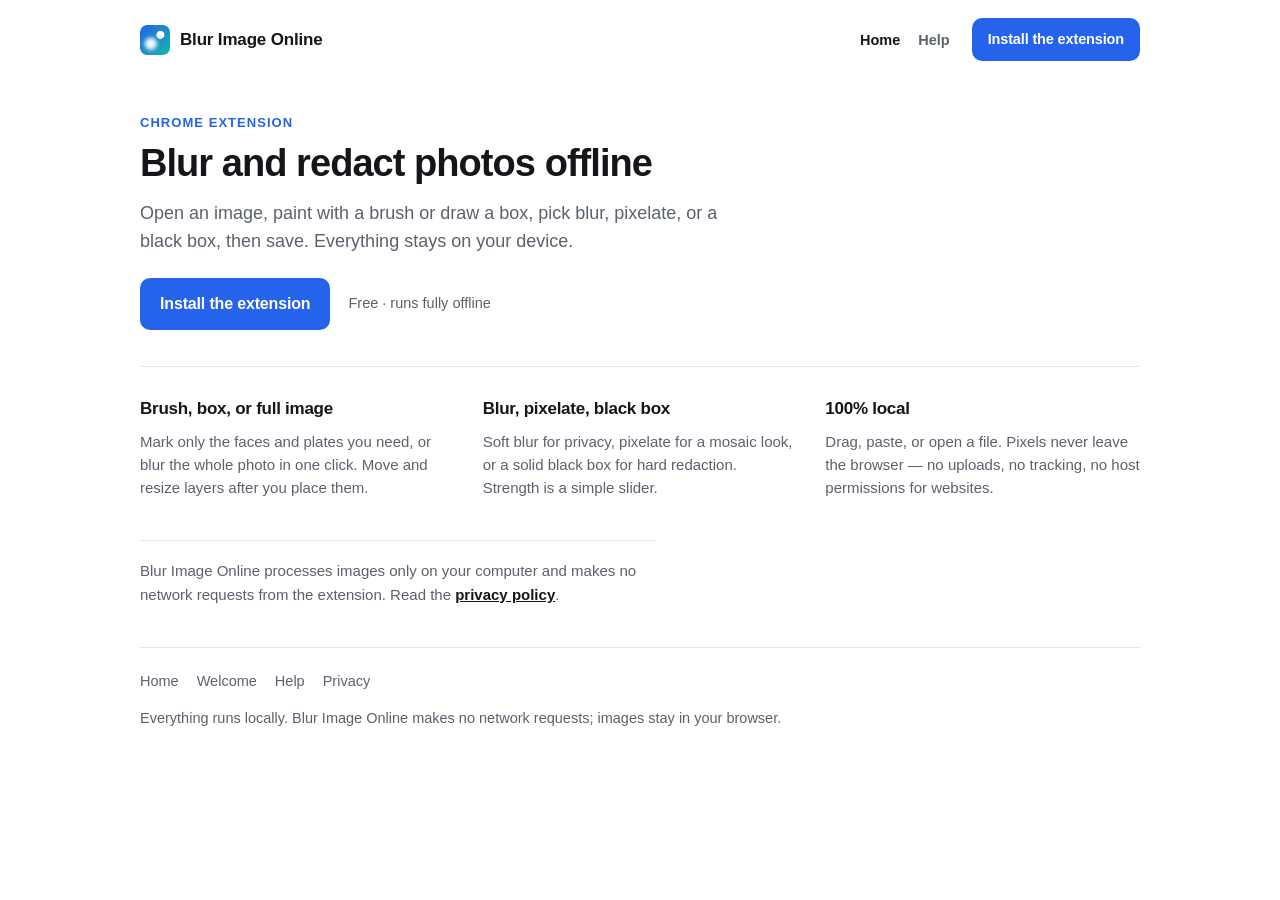
<file: index.html>
<!doctype html>
<html lang="en">
  <head>
    <meta charset="utf-8" />
    <meta name="viewport" content="width=device-width, initial-scale=1" />
    <title>Blur Image Online — blur &amp; redact photos in Chrome</title>
    <meta
      name="description"
      content="Blur, pixelate, and redact images locally in Chrome. Drag, paste, or open a file — nothing is uploaded."
    />
    <link rel="icon" href="assets/img/icon-32.png" sizes="32x32" />
    <link rel="apple-touch-icon" href="assets/img/icon-128.png" />
    <link rel="stylesheet" href="assets/welcome.css" />
  </head>
  <body>
    <header class="masthead wrap">
      <a class="brand" href="./">
        <img src="assets/img/icon-48.png" alt="" width="48" height="48" />
        Blur Image Online
      </a>
      <ul class="nav">
        <li><a href="./" aria-current="page">Home</a></li>
        <li><a href="help/">Help</a></li>
        <li>
          <a class="btn" href="#install">Install the extension</a>
        </li>
      </ul>
    </header>

    <main class="wrap">
      <section class="home-hero">
        <p class="eyebrow">Chrome extension</p>
        <h1>Blur and redact photos offline</h1>
        <p class="lede">
          Open an image, paint with a brush or draw a box, pick blur, pixelate,
          or a black box, then save. Everything stays on your device.
        </p>
        <div class="cta-row">
          <a class="btn btn-lg" href="#install">Install the extension</a>
          <span class="cta-note">Free · runs fully offline</span>
        </div>
      </section>

      <section class="features" aria-label="What you get">
        <article class="feature">
          <h2>Brush, box, or full image</h2>
          <p>
            Mark only the faces and plates you need, or blur the whole photo in
            one click. Move and resize layers after you place them.
          </p>
        </article>
        <article class="feature">
          <h2>Blur, pixelate, black box</h2>
          <p>
            Soft blur for privacy, pixelate for a mosaic look, or a solid black
            box for hard redaction. Strength is a simple slider.
          </p>
        </article>
        <article class="feature">
          <h2>100% local</h2>
          <p>
            Drag, paste, or open a file. Pixels never leave the browser — no
            uploads, no tracking, no host permissions for websites.
          </p>
        </article>
      </section>

      <p class="home-privacy">
        Blur Image Online processes images only on your computer and makes no
        network requests from the extension. Read the
        <a href="privacy/">privacy policy</a>.
      </p>
    </main>

    <footer class="foot wrap">
      <ul class="foot-links">
        <li><a href="./">Home</a></li>
        <li><a href="welcome/">Welcome</a></li>
        <li><a href="help/">Help</a></li>
        <li><a href="privacy/">Privacy</a></li>
      </ul>
      <p>
        Everything runs locally. Blur Image Online makes no network requests;
        images stay in your browser.
      </p>
    </footer>
  </body>
</html>
</file>
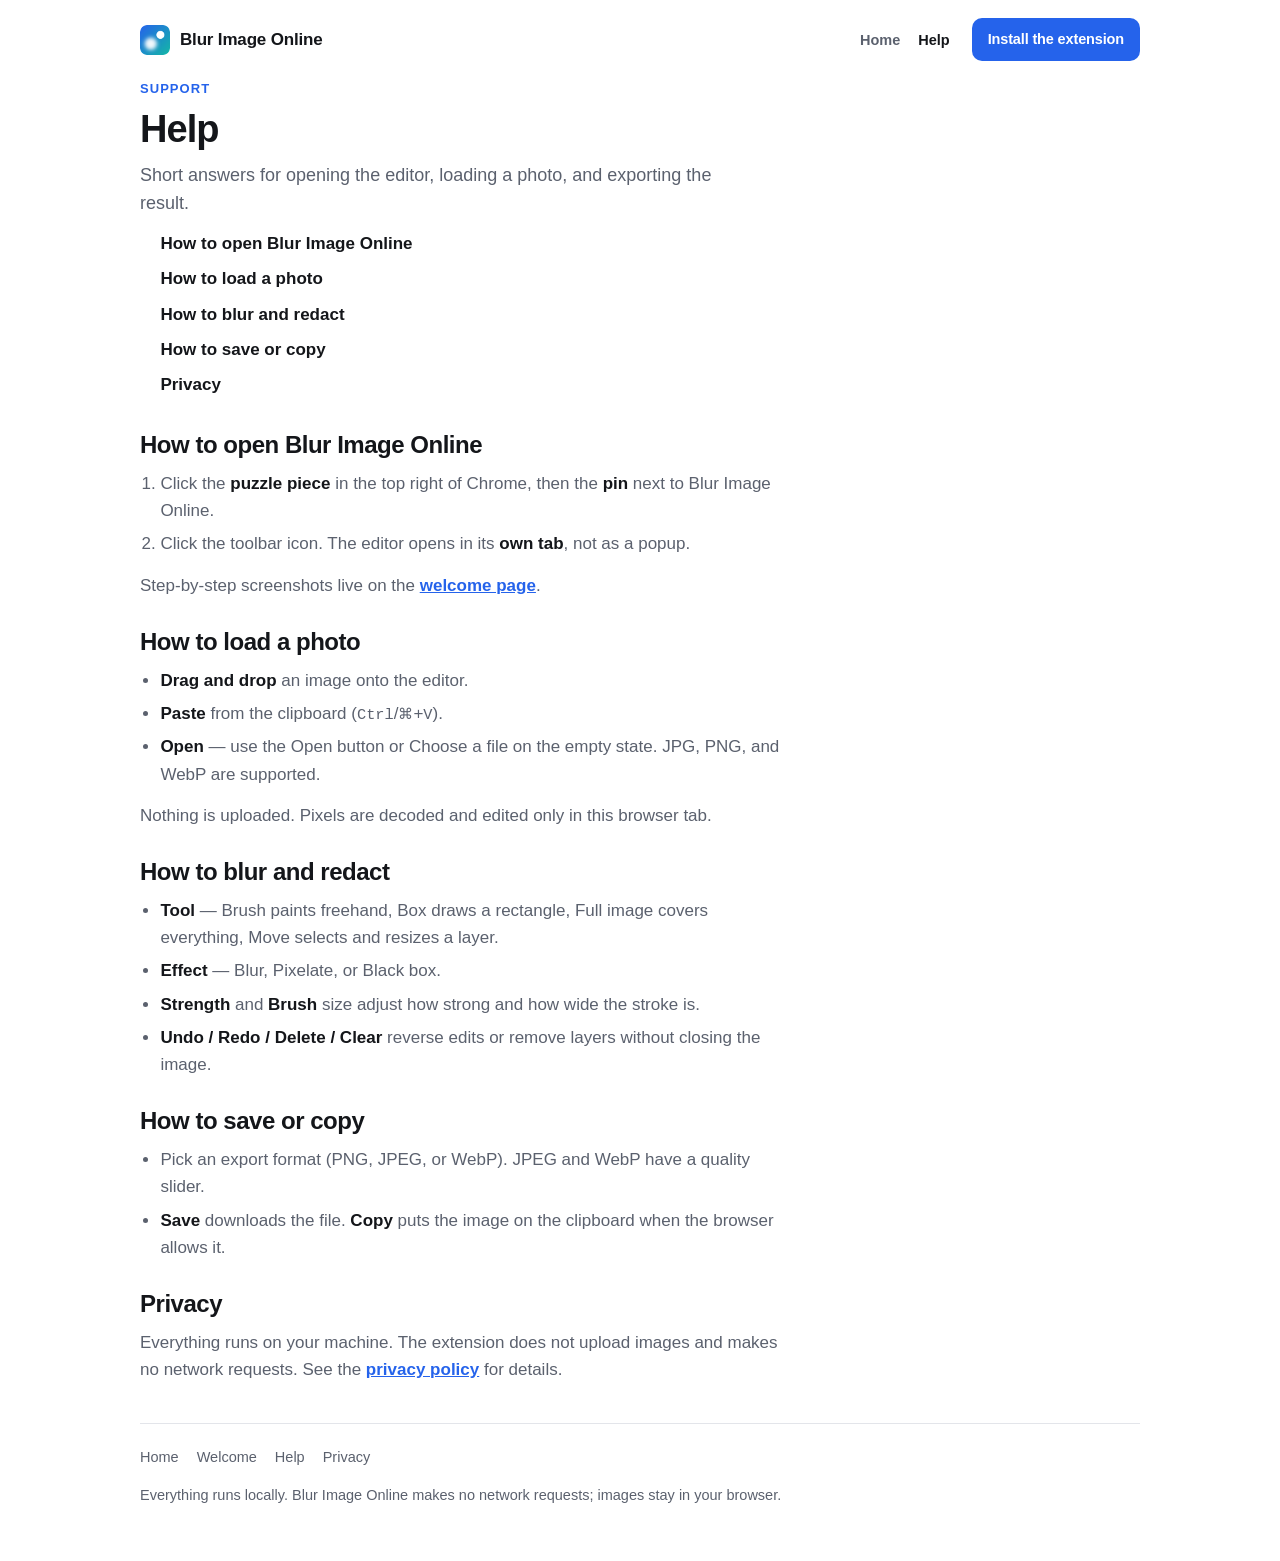
<file: help/index.html>
<!doctype html>
<html lang="en">
  <head>
    <meta charset="utf-8" />
    <meta name="viewport" content="width=device-width, initial-scale=1" />
    <title>Help — Blur Image Online</title>
    <meta
      name="description"
      content="How to open Blur Image Online, load a photo, apply blur or redaction, and save the result."
    />
    <link rel="icon" href="../assets/img/icon-32.png" sizes="32x32" />
    <link rel="apple-touch-icon" href="../assets/img/icon-128.png" />
    <link rel="stylesheet" href="../assets/welcome.css" />
  </head>
  <body>
    <header class="masthead wrap">
      <a class="brand" href="../">
        <img src="../assets/img/icon-48.png" alt="" width="48" height="48" />
        Blur Image Online
      </a>
      <ul class="nav">
        <li><a href="../">Home</a></li>
        <li><a href="./" aria-current="page">Help</a></li>
        <li>
          <a class="btn" href="#install">Install the extension</a>
        </li>
      </ul>
    </header>

    <main class="wrap">
      <div class="hero">
        <p class="eyebrow">Support</p>
        <h1>Help</h1>
        <p class="lede">
          Short answers for opening the editor, loading a photo, and exporting
          the result.
        </p>
      </div>

      <div class="prose">
        <ul class="toc">
          <li><a href="#open">How to open Blur Image Online</a></li>
          <li><a href="#load">How to load a photo</a></li>
          <li><a href="#edit">How to blur and redact</a></li>
          <li><a href="#save">How to save or copy</a></li>
          <li><a href="#privacy">Privacy</a></li>
        </ul>

        <h2 id="open">How to open Blur Image Online</h2>
        <ol>
          <li>
            Click the <strong>puzzle piece</strong> in the top right of Chrome,
            then the <strong>pin</strong> next to Blur Image Online.
          </li>
          <li>
            Click the toolbar icon. The editor opens in its
            <strong>own tab</strong>, not as a popup.
          </li>
        </ol>
        <p>
          Step-by-step screenshots live on the
          <a href="../welcome/">welcome page</a>.
        </p>

        <h2 id="load">How to load a photo</h2>
        <ul>
          <li>
            <strong>Drag and drop</strong> an image onto the editor.
          </li>
          <li>
            <strong>Paste</strong> from the clipboard
            (<code>Ctrl</code>/<code>⌘</code>+<code>V</code>).
          </li>
          <li>
            <strong>Open</strong> — use the Open button or Choose a file on the
            empty state. JPG, PNG, and WebP are supported.
          </li>
        </ul>
        <p>
          Nothing is uploaded. Pixels are decoded and edited only in this
          browser tab.
        </p>

        <h2 id="edit">How to blur and redact</h2>
        <ul>
          <li>
            <strong>Tool</strong> — Brush paints freehand, Box draws a
            rectangle, Full image covers everything, Move selects and resizes a
            layer.
          </li>
          <li>
            <strong>Effect</strong> — Blur, Pixelate, or Black box.
          </li>
          <li>
            <strong>Strength</strong> and <strong>Brush</strong> size adjust how
            strong and how wide the stroke is.
          </li>
          <li>
            <strong>Undo / Redo / Delete / Clear</strong> reverse edits or
            remove layers without closing the image.
          </li>
        </ul>

        <h2 id="save">How to save or copy</h2>
        <ul>
          <li>
            Pick an export format (PNG, JPEG, or WebP). JPEG and WebP have a
            quality slider.
          </li>
          <li>
            <strong>Save</strong> downloads the file.
            <strong>Copy</strong> puts the image on the clipboard when the
            browser allows it.
          </li>
        </ul>

        <h2 id="privacy">Privacy</h2>
        <p>
          Everything runs on your machine. The extension does not upload images
          and makes no network requests. See the
          <a href="../privacy/">privacy policy</a> for details.
        </p>
      </div>
    </main>

    <footer class="foot wrap">
      <ul class="foot-links">
        <li><a href="../">Home</a></li>
        <li><a href="../welcome/">Welcome</a></li>
        <li><a href="./">Help</a></li>
        <li><a href="../privacy/">Privacy</a></li>
      </ul>
      <p>
        Everything runs locally. Blur Image Online makes no network requests;
        images stay in your browser.
      </p>
    </footer>
  </body>
</html>
</file>
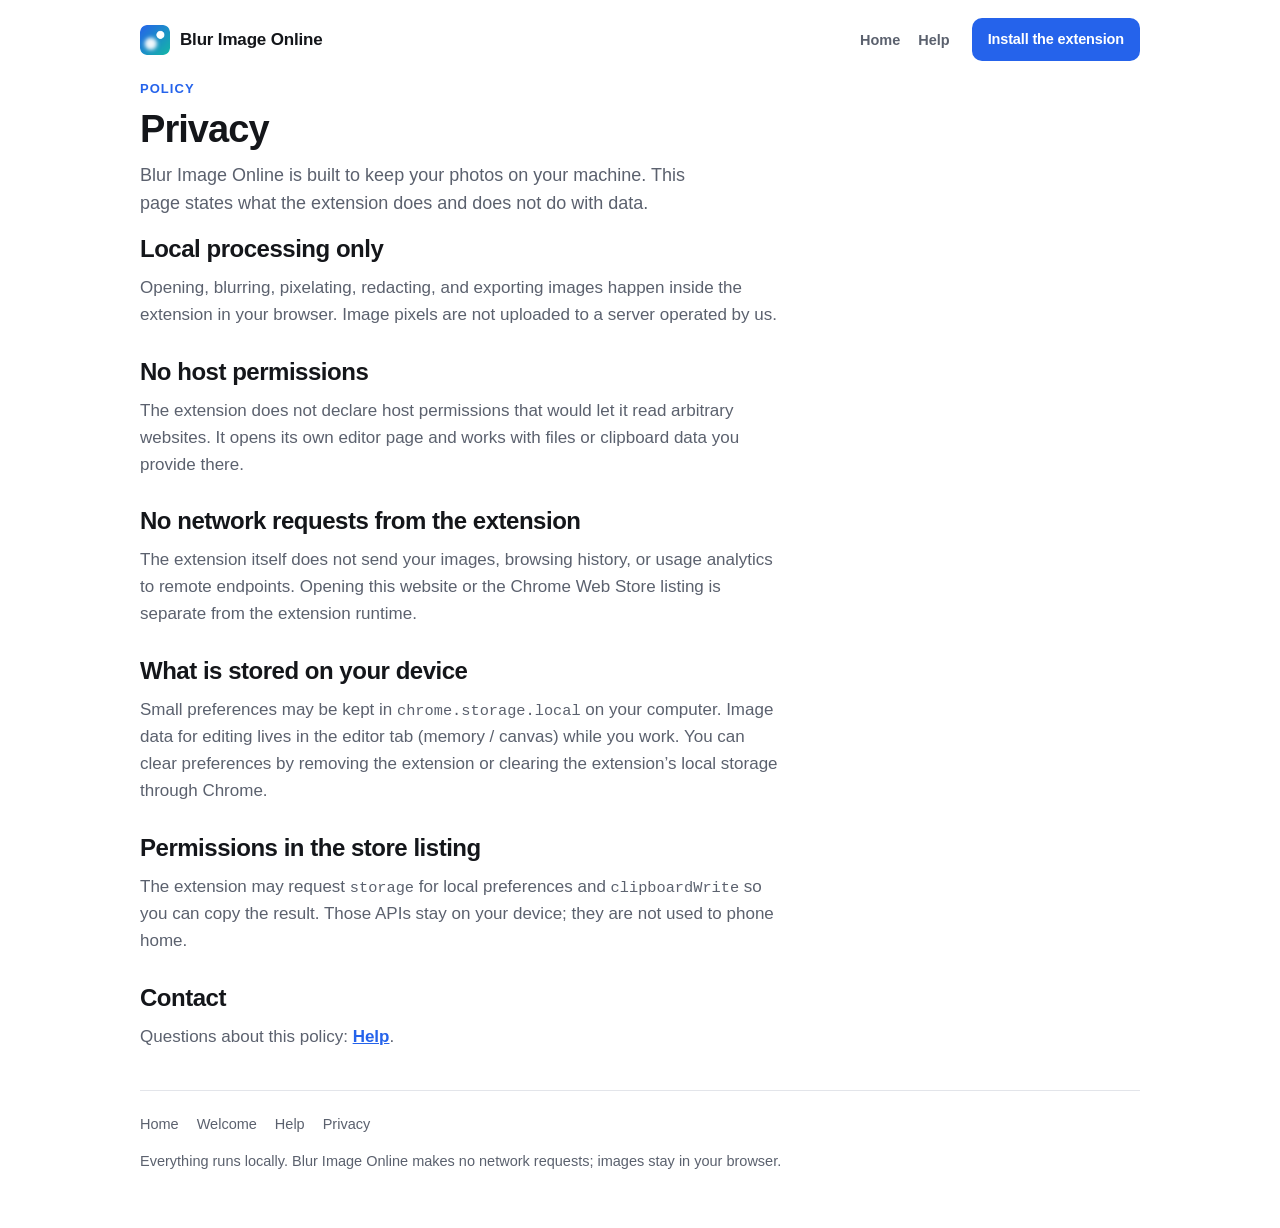
<file: privacy/index.html>
<!doctype html>
<html lang="en">
  <head>
    <meta charset="utf-8" />
    <meta name="viewport" content="width=device-width, initial-scale=1" />
    <title>Privacy — Blur Image Online</title>
    <meta
      name="description"
      content="Blur Image Online privacy policy: local image processing, no uploads, no network requests from the extension."
    />
    <link rel="icon" href="../assets/img/icon-32.png" sizes="32x32" />
    <link rel="apple-touch-icon" href="../assets/img/icon-128.png" />
    <link rel="stylesheet" href="../assets/welcome.css" />
  </head>
  <body>
    <header class="masthead wrap">
      <a class="brand" href="../">
        <img src="../assets/img/icon-48.png" alt="" width="48" height="48" />
        Blur Image Online
      </a>
      <ul class="nav">
        <li><a href="../">Home</a></li>
        <li><a href="../help/">Help</a></li>
        <li>
          <a class="btn" href="#install">Install the extension</a>
        </li>
      </ul>
    </header>

    <main class="wrap">
      <div class="hero">
        <p class="eyebrow">Policy</p>
        <h1>Privacy</h1>
        <p class="lede">
          Blur Image Online is built to keep your photos on your machine. This
          page states what the extension does and does not do with data.
        </p>
      </div>

      <div class="prose">
        <h2>Local processing only</h2>
        <p>
          Opening, blurring, pixelating, redacting, and exporting images happen
          inside the extension in your browser. Image pixels are not uploaded to
          a server operated by us.
        </p>

        <h2>No host permissions</h2>
        <p>
          The extension does not declare host permissions that would let it read
          arbitrary websites. It opens its own editor page and works with files
          or clipboard data you provide there.
        </p>

        <h2>No network requests from the extension</h2>
        <p>
          The extension itself does not send your images, browsing history, or
          usage analytics to remote endpoints. Opening this website or the
          Chrome Web Store listing is separate from the extension runtime.
        </p>

        <h2>What is stored on your device</h2>
        <p>
          Small preferences may be kept in
          <code>chrome.storage.local</code> on your computer. Image data for
          editing lives in the editor tab (memory / canvas) while you work. You
          can clear preferences by removing the extension or clearing the
          extension’s local storage through Chrome.
        </p>

        <h2>Permissions in the store listing</h2>
        <p>
          The extension may request <code>storage</code> for local preferences
          and <code>clipboardWrite</code> so you can copy the result. Those APIs
          stay on your device; they are not used to phone home.
        </p>

        <h2>Contact</h2>
        <p>
          Questions about this policy:
          <a href="../help/">Help</a>.
        </p>
      </div>
    </main>

    <footer class="foot wrap">
      <ul class="foot-links">
        <li><a href="../">Home</a></li>
        <li><a href="../welcome/">Welcome</a></li>
        <li><a href="../help/">Help</a></li>
        <li><a href="./">Privacy</a></li>
      </ul>
      <p>
        Everything runs locally. Blur Image Online makes no network requests;
        images stay in your browser.
      </p>
    </footer>
  </body>
</html>
</file>
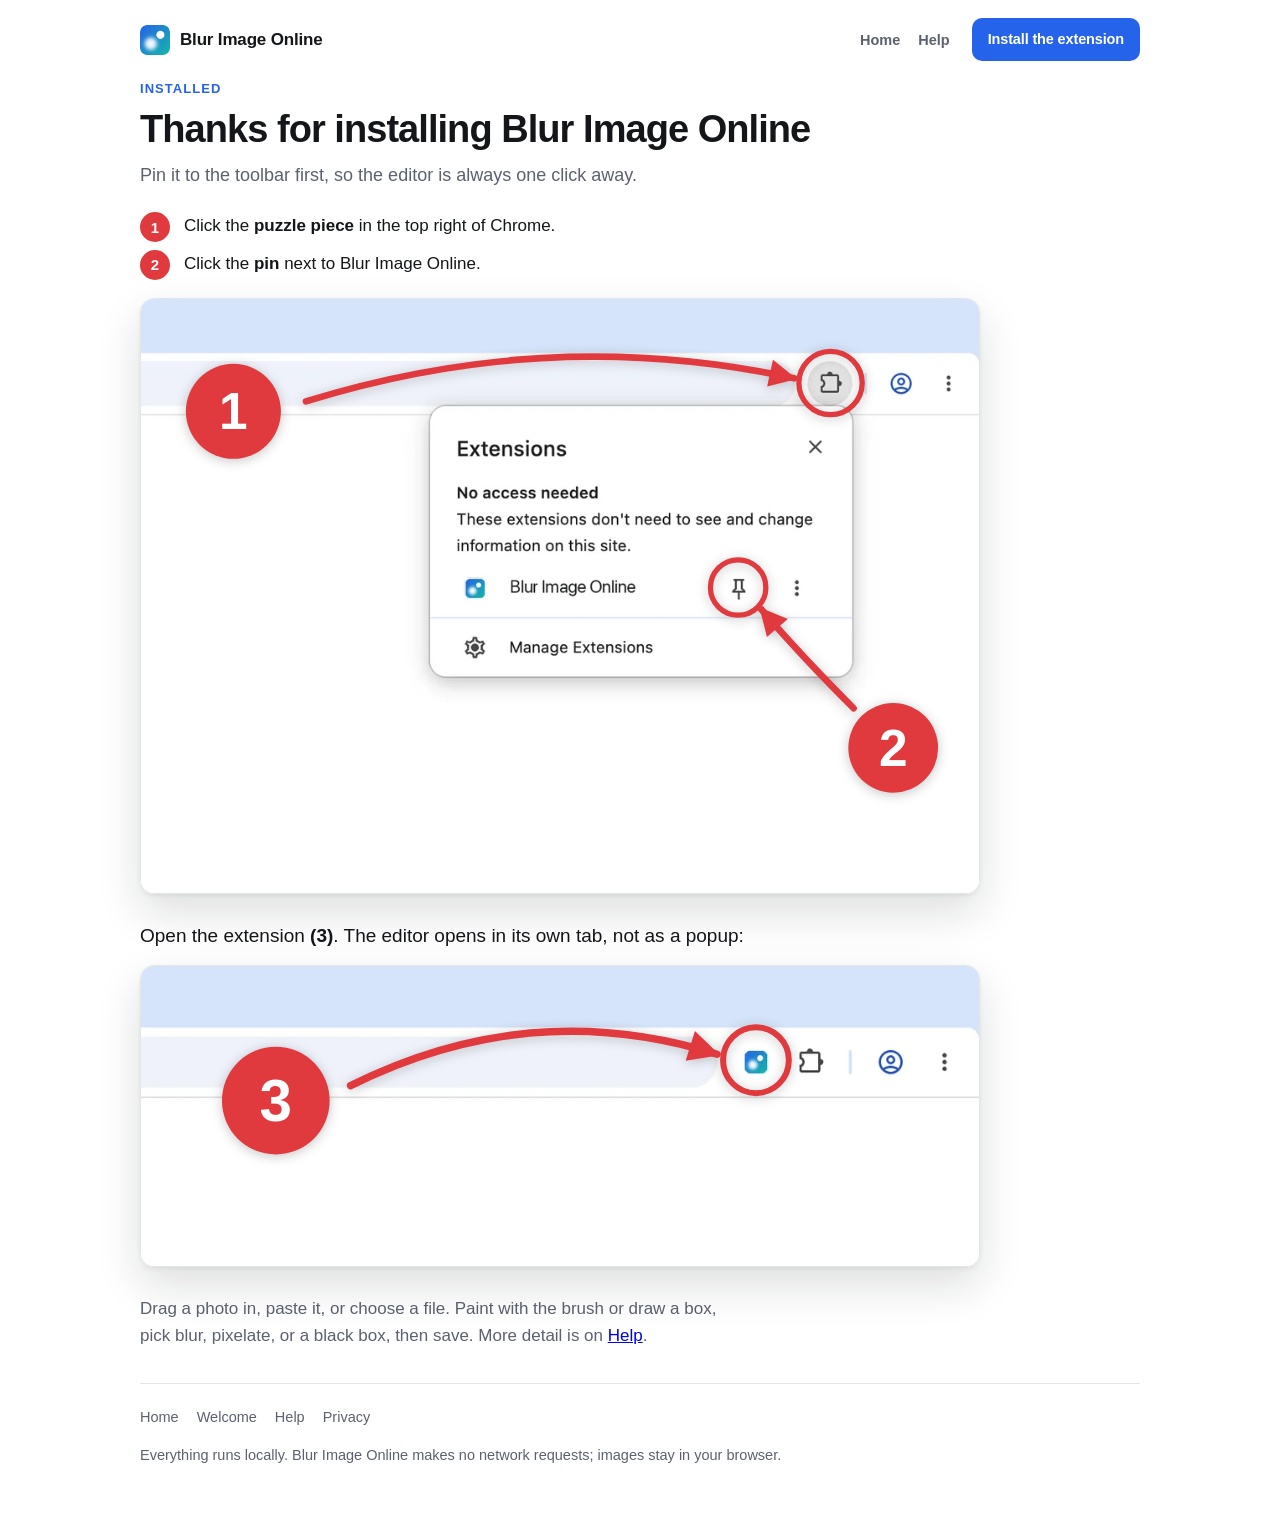
<file: welcome/index.html>
<!doctype html>
<html lang="en">
  <head>
    <meta charset="utf-8" />
    <meta name="viewport" content="width=device-width, initial-scale=1" />
    <title>Blur Image Online is installed</title>
    <meta
      name="description"
      content="Pin Blur Image Online to the Chrome toolbar and open the editor to blur, pixelate, or redact a photo locally."
    />
    <link rel="icon" href="../assets/img/icon-32.png" sizes="32x32" />
    <link rel="apple-touch-icon" href="../assets/img/icon-128.png" />
    <link rel="stylesheet" href="../assets/welcome.css" />
  </head>
  <body>
    <header class="masthead wrap">
      <a class="brand" href="../">
        <img src="../assets/img/icon-48.png" alt="" width="48" height="48" />
        Blur Image Online
      </a>
      <ul class="nav">
        <li><a href="../">Home</a></li>
        <li><a href="../help/">Help</a></li>
        <li>
          <a class="btn" href="#install">Install the extension</a>
        </li>
      </ul>
    </header>

    <main class="wrap">
      <div class="hero">
        <p class="eyebrow">Installed</p>
        <h1>Thanks for installing Blur Image Online</h1>
        <p class="lede">
          Pin it to the toolbar first, so the editor is always one click away.
        </p>
      </div>

      <ol class="steps">
        <li>
          Click the <strong>puzzle piece</strong> in the top right of Chrome.
        </li>
        <li>Click the <strong>pin</strong> next to Blur Image Online.</li>
      </ol>

      <figure class="shot">
        <picture>
          <source
            media="(prefers-color-scheme: dark)"
            srcset="
              ../assets/img/step-pin-dark.webp    1000w,
              ../assets/img/step-pin-dark@2x.webp 2000w
            "
            sizes="(max-width: 880px) 100vw, 840px"
          />
          <img
            src="../assets/img/step-pin-light.webp"
            srcset="
              ../assets/img/step-pin-light.webp    1000w,
              ../assets/img/step-pin-light@2x.webp 2000w
            "
            sizes="(max-width: 880px) 100vw, 840px"
            width="1000"
            height="709"
            alt="The Chrome extensions menu is open and Blur Image Online is listed with a pin button next to its name."
          />
        </picture>

        <!-- viewBox matches the top-right crop in prepare_screens.py (1270×900) -->
        <svg class="marks" viewBox="0 0 1270 900" aria-hidden="true">
          <defs>
            <marker
              id="arrow-pin"
              viewBox="0 0 12 12"
              refX="10"
              refY="6"
              markerWidth="5"
              markerHeight="5"
              orient="auto"
            >
              <path d="M1 1 L11 6 L1 11 Z" fill="currentColor" />
            </marker>
          </defs>

          <circle class="ring" cx="1045" cy="127" r="48" />
          <path
            class="arrow"
            d="M250 155 Q620 40 990 120"
            marker-end="url(#arrow-pin)"
          />
          <circle class="badge" cx="140" cy="170" r="72" />
          <text class="num" x="140" y="170">1</text>

          <circle class="ring" cx="905" cy="437" r="42" />
          <path
            class="arrow"
            d="M1080 620 Q1000 540 940 470"
            marker-end="url(#arrow-pin)"
          />
          <circle class="badge" cx="1140" cy="680" r="68" />
          <text class="num" x="1140" y="680">2</text>
        </svg>
      </figure>

      <section class="open" id="open">
        <p class="step-caption">
          Open the extension <strong>(3)</strong>. The editor opens in its own
          tab, not as a popup:
        </p>

        <figure class="shot">
          <picture>
            <source
              media="(prefers-color-scheme: dark)"
              srcset="
                ../assets/img/step-open-dark.webp    1000w,
                ../assets/img/step-open-dark@2x.webp 2000w
              "
              sizes="(max-width: 880px) 100vw, 840px"
            />
            <img
              src="../assets/img/step-open-light.webp"
              srcset="
                ../assets/img/step-open-light.webp    1000w,
                ../assets/img/step-open-light@2x.webp 2000w
              "
              sizes="(max-width: 880px) 100vw, 840px"
              width="1000"
              height="357"
              alt="The Blur Image Online icon pinned in the Chrome toolbar."
            />
          </picture>

          <!-- viewBox matches the top-right crop in prepare_screens.py (1120×400) -->
          <svg class="marks" viewBox="0 0 1120 400" aria-hidden="true">
            <defs>
              <marker
                id="arrow-open"
                viewBox="0 0 12 12"
                refX="10"
                refY="6"
                markerWidth="5"
                markerHeight="5"
                orient="auto"
              >
                <path d="M1 1 L11 6 L1 11 Z" fill="currentColor" />
              </marker>
            </defs>

            <circle class="ring" cx="822" cy="126" r="44" />
            <path
              class="arrow"
              d="M280 160 Q520 40 770 118"
              marker-end="url(#arrow-open)"
            />
            <circle class="badge" cx="180" cy="180" r="72" />
            <text class="num" x="180" y="180">3</text>
          </svg>
        </figure>
      </section>

      <p class="note">
        Drag a photo in, paste it, or choose a file. Paint with the brush or
        draw a box, pick blur, pixelate, or a black box, then save. More detail
        is on <a href="../help/">Help</a>.
      </p>
    </main>

    <footer class="foot wrap">
      <ul class="foot-links">
        <li><a href="../">Home</a></li>
        <li><a href="./">Welcome</a></li>
        <li><a href="../help/">Help</a></li>
        <li><a href="../privacy/">Privacy</a></li>
      </ul>
      <p>
        Everything runs locally. Blur Image Online makes no network requests;
        images stay in your browser.
      </p>
    </footer>
  </body>
</html>
</file>
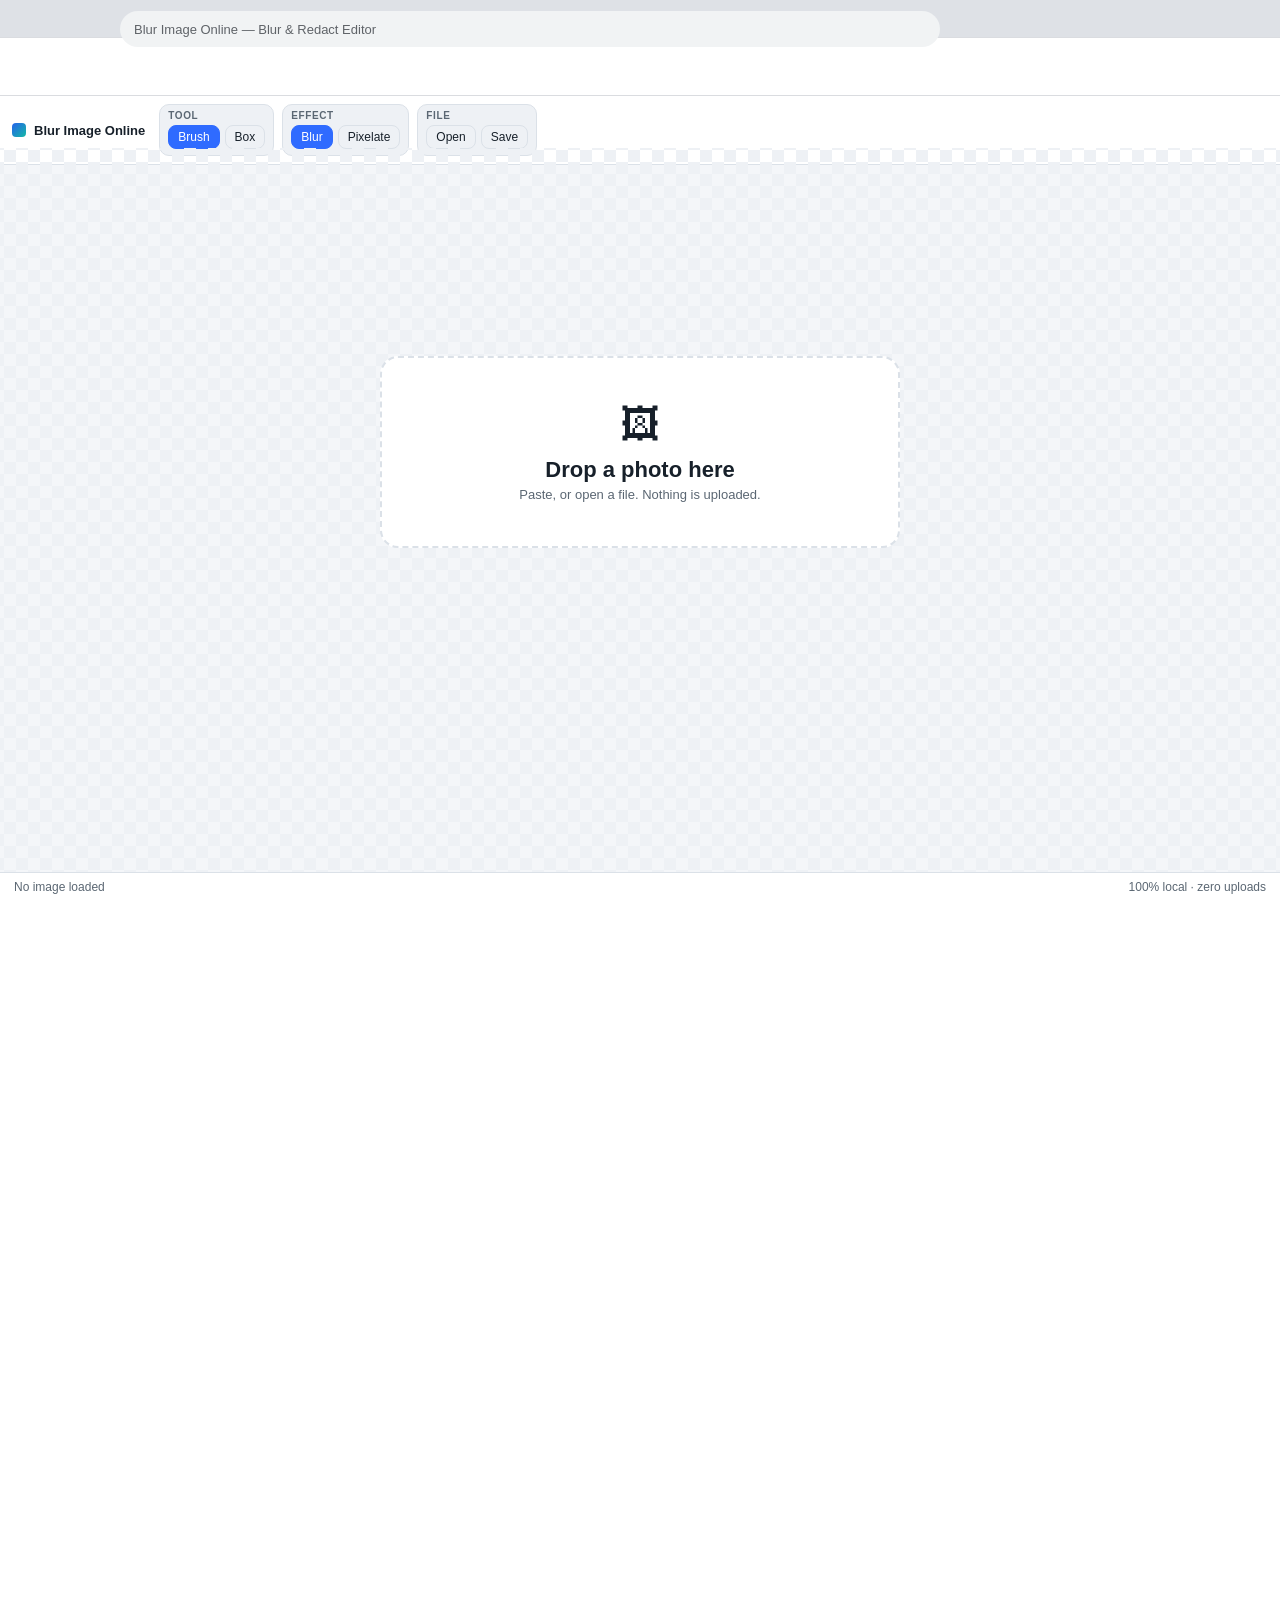
<file: tools/screens/step-open.html>
<!doctype html>
<html lang="en">
  <head>
    <meta charset="utf-8" />
    <meta name="color-scheme" content="light dark" />
    <title>step-open</title>
    <style>
      * {
        box-sizing: border-box;
        margin: 0;
        padding: 0;
      }

      html,
      body {
        width: 3420px;
        height: 1700px;
        overflow: hidden;
        font-family: "Segoe UI", Roboto, Helvetica, Arial, sans-serif;
      }

      :root {
        --page: #ffffff;
        --bar: #dee1e6;
        --bar-top: #ffffff;
        --text: #202124;
        --muted: #5f6368;
        --field: #f1f3f4;
        --line: #dadce0;
        --e-bg: #f4f6f9;
        --e-panel: #ffffff;
        --e-panel-2: #eef1f5;
        --e-line: #dbe1e8;
        --e-text: #17202a;
        --e-muted: #5b6773;
        --e-chip: #eef1f5;
        --e-on: #2f6bff;
        --e-accent: #2563eb;
        --e-accent-2: #14b8a6;
      }

      @media (prefers-color-scheme: dark) {
        :root {
          --page: #202124;
          --bar: #202124;
          --bar-top: #292a2d;
          --text: #e8eaed;
          --muted: #9aa0a6;
          --field: #303134;
          --line: #3c4043;
          --e-bg: #0f1216;
          --e-panel: #171b21;
          --e-panel-2: #1e242c;
          --e-line: #2a323c;
          --e-text: #e7ecf2;
          --e-muted: #9aa7b4;
          --e-chip: #232b34;
        }
      }

      body {
        background: var(--page);
        color: var(--text);
      }

      .chrome-top {
        position: absolute;
        top: 0;
        left: 0;
        right: 0;
        height: 96px;
        z-index: 4;
        pointer-events: none;
      }

      .tabs {
        height: 38px;
        background: var(--bar);
        border-bottom: 1px solid var(--line);
      }

      .nav {
        height: 58px;
        background: var(--bar-top);
        border-bottom: 1px solid var(--line);
      }

      .omnibox {
        position: absolute;
        left: 120px;
        top: 11px;
        width: 820px;
        height: 36px;
        border-radius: 18px;
        background: var(--field);
        display: flex;
        align-items: center;
        padding: 0 14px;
        font-size: 13px;
        color: var(--muted);
      }

      /* Extension icon target (3122, 126) */
      .ext {
        position: absolute;
        left: 3122px;
        top: 126px;
        transform: translate(-50%, -50%);
        width: 28px;
        height: 28px;
        border-radius: 6px;
        overflow: hidden;
        z-index: 6;
        box-shadow: 0 0 0 1px rgb(255 255 255 / 8%);
      }

      .ext img {
        width: 100%;
        height: 100%;
        display: block;
      }

      .puzzle {
        position: absolute;
        left: 3195px;
        top: 127px;
        transform: translate(-50%, -50%);
        width: 34px;
        height: 34px;
        display: grid;
        place-items: center;
        color: var(--text);
        opacity: 0.9;
        z-index: 5;
      }

      .puzzle svg {
        width: 20px;
        height: 20px;
      }

      .editor {
        position: absolute;
        top: 96px;
        left: 0;
        right: 0;
        bottom: 0;
        z-index: 1;
        background: var(--e-bg);
        color: var(--e-text);
        font-size: 13px;
      }

      .e-top {
        display: flex;
        align-items: stretch;
        gap: 8px;
        padding: 8px 12px;
        background: var(--e-panel);
        border-bottom: 1px solid var(--e-line);
      }

      .e-brand {
        display: flex;
        align-items: center;
        gap: 8px;
        font-weight: 700;
        padding-right: 6px;
      }

      .dot {
        width: 14px;
        height: 14px;
        border-radius: 4px;
        background: linear-gradient(135deg, var(--e-accent), var(--e-accent-2));
      }

      .e-group {
        display: flex;
        flex-direction: column;
        gap: 4px;
        padding: 5px 8px 6px;
        border: 1px solid var(--e-line);
        border-radius: 10px;
        background: var(--e-panel-2);
      }

      .gl {
        color: var(--e-muted);
        font-size: 10px;
        font-weight: 600;
        letter-spacing: 0.06em;
        text-transform: uppercase;
      }

      .chips {
        display: flex;
        gap: 5px;
        align-items: center;
      }

      .chip {
        padding: 4px 9px;
        border: 1px solid var(--e-line);
        border-radius: 8px;
        background: var(--e-chip);
        font-size: 12px;
      }

      .chip.on {
        background: var(--e-on);
        border-color: var(--e-on);
        color: #fff;
      }

      .stage {
        position: absolute;
        inset: 52px 0 28px;
        background: repeating-conic-gradient(var(--e-panel-2) 0% 25%, transparent 0% 50%)
          50% / 24px 24px;
      }

      .drop {
        position: absolute;
        left: 50%;
        top: 42%;
        transform: translate(-50%, -50%);
        width: 520px;
        padding: 44px 36px;
        border: 2px dashed var(--e-line);
        border-radius: 18px;
        background: var(--e-panel);
        text-align: center;
      }

      .drop h2 {
        margin: 10px 0 4px;
        font-size: 22px;
      }

      .drop p {
        margin: 0;
        color: var(--e-muted);
        font-size: 13px;
      }

      .status {
        position: absolute;
        left: 0;
        right: 0;
        bottom: 0;
        height: 28px;
        display: flex;
        align-items: center;
        justify-content: space-between;
        padding: 0 14px;
        background: var(--e-panel);
        border-top: 1px solid var(--e-line);
        color: var(--e-muted);
        font-size: 12px;
      }
    </style>
  </head>
  <body>
    <div class="chrome-top">
      <div class="tabs"></div>
      <div class="nav">
        <div class="omnibox">Blur Image Online — Blur &amp; Redact Editor</div>
      </div>
    </div>

    <div class="ext">
      <img src="../../assets/icon.svg" alt="" />
    </div>

    <div class="puzzle">
      <svg viewBox="0 0 24 24" aria-hidden="true">
        <path
          fill="currentColor"
          d="M20.5 11H19V7.5A1.5 1.5 0 0 0 17.5 6H15V4.5a2.5 2.5 0 0 0-5 0V6H7.5A1.5 1.5 0 0 0 6 7.5V10H4.5a2.5 2.5 0 0 0 0 5H6v2.5A1.5 1.5 0 0 0 7.5 19H10v1.5a2.5 2.5 0 0 0 5 0V19h2.5a1.5 1.5 0 0 0 1.5-1.5V15h1.5a2.5 2.5 0 0 0 0-5Z"
        />
      </svg>
    </div>

    <div class="editor">
      <div class="e-top">
        <div class="e-brand"><span class="dot"></span>Blur Image Online</div>
        <div class="e-group">
          <span class="gl">Tool</span>
          <span class="chips">
            <span class="chip on">Brush</span>
            <span class="chip">Box</span>
          </span>
        </div>
        <div class="e-group">
          <span class="gl">Effect</span>
          <span class="chips">
            <span class="chip on">Blur</span>
            <span class="chip">Pixelate</span>
          </span>
        </div>
        <div class="e-group">
          <span class="gl">File</span>
          <span class="chips"><span class="chip">Open</span><span class="chip">Save</span></span>
        </div>
      </div>
      <div class="stage">
        <div class="drop">
          <div style="font-size: 40px">🖼</div>
          <h2>Drop a photo here</h2>
          <p>Paste, or open a file. Nothing is uploaded.</p>
        </div>
      </div>
      <div class="status">
        <span>No image loaded</span>
        <span>100% local · zero uploads</span>
      </div>
    </div>
  </body>
</html>
</file>
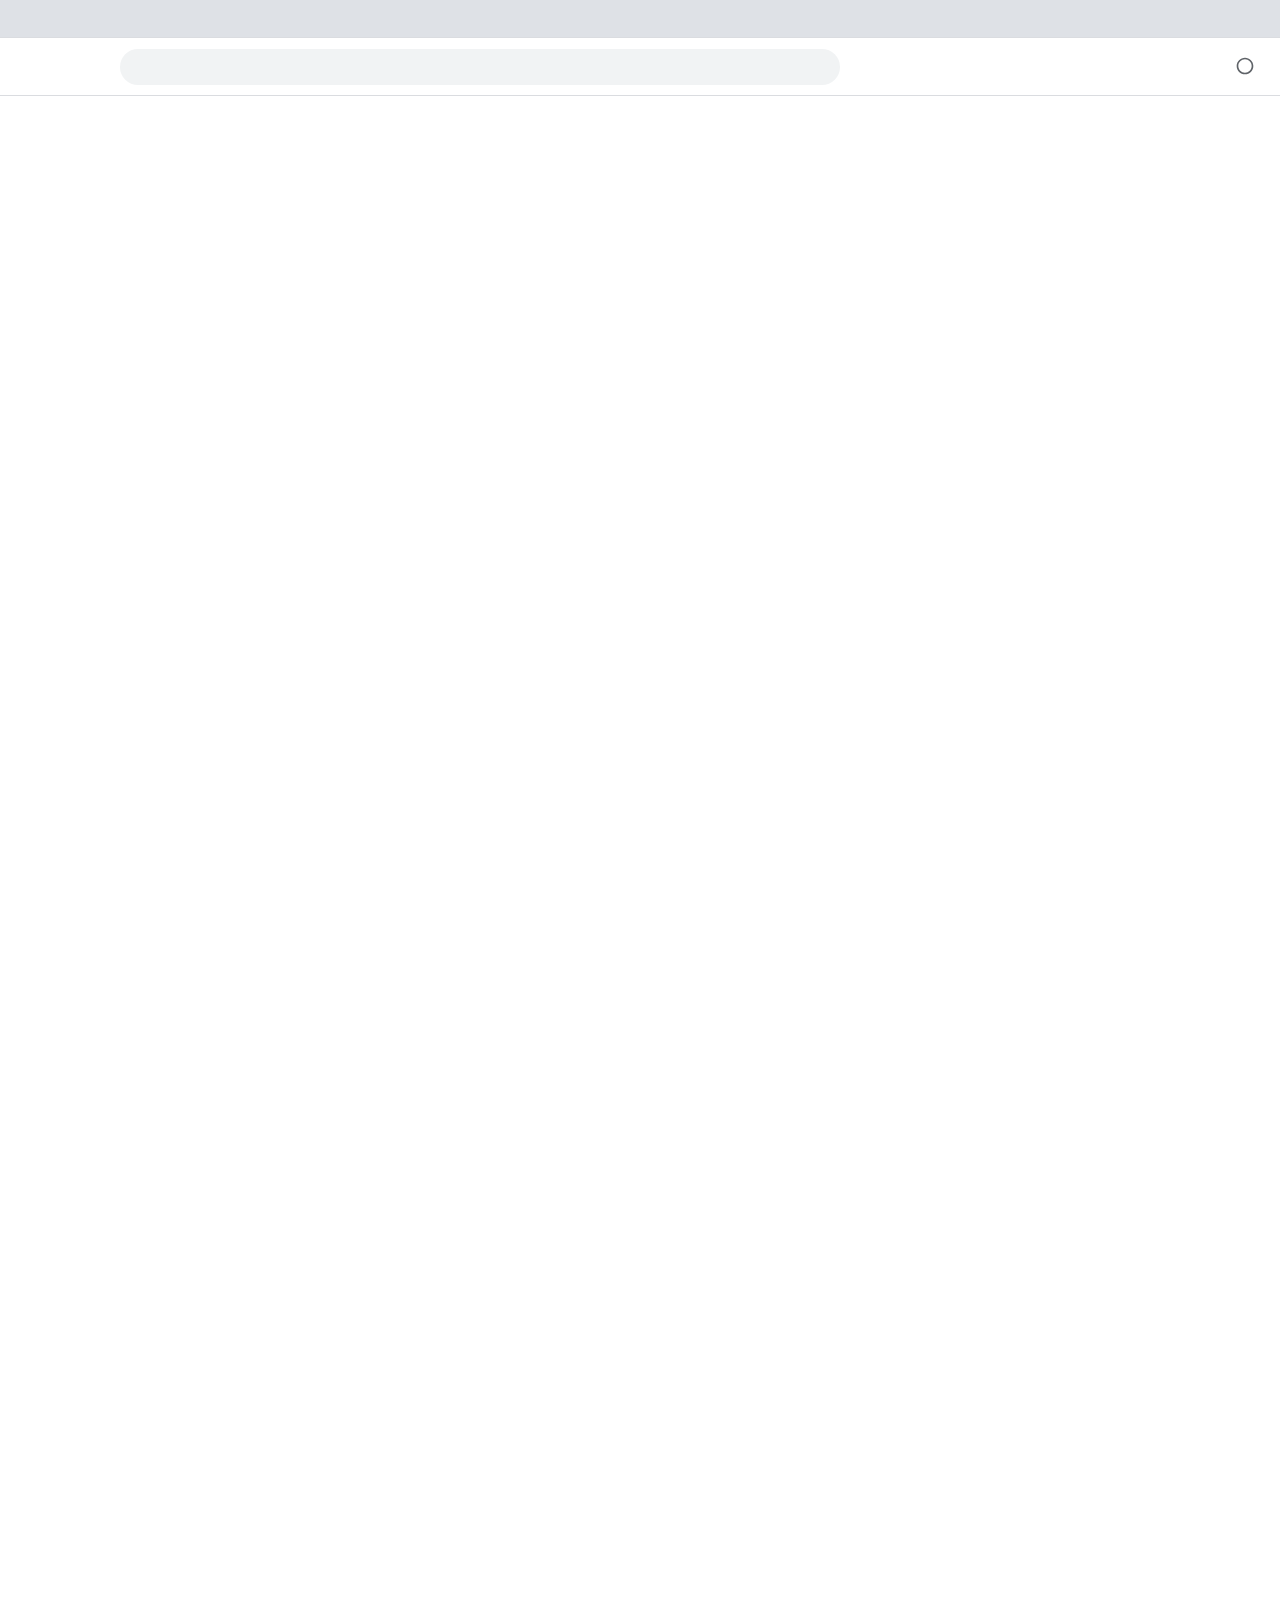
<file: tools/screens/step-pin.html>
<!doctype html>
<html lang="en">
  <head>
    <meta charset="utf-8" />
    <meta name="color-scheme" content="light dark" />
    <title>step-pin</title>
    <style>
      * {
        box-sizing: border-box;
        margin: 0;
        padding: 0;
      }

      html,
      body {
        width: 3420px;
        height: 1700px;
        overflow: hidden;
        font-family: "Segoe UI", Roboto, Helvetica, Arial, sans-serif;
      }

      :root {
        --page: #ffffff;
        --bar: #dee1e6;
        --bar-top: #ffffff;
        --text: #202124;
        --muted: #5f6368;
        --field: #f1f3f4;
        --menu: #ffffff;
        --menu-line: #dadce0;
        --shadow: 0 4px 16px rgb(60 64 67 / 28%);
      }

      @media (prefers-color-scheme: dark) {
        :root {
          --page: #202124;
          --bar: #202124;
          --bar-top: #292a2d;
          --text: #e8eaed;
          --muted: #9aa0a6;
          --field: #303134;
          --menu: #292a2d;
          --menu-line: #3c4043;
          --shadow: 0 8px 28px rgb(0 0 0 / 55%);
        }
      }

      body {
        background: var(--page);
        color: var(--text);
      }

      .tabs {
        height: 38px;
        background: var(--bar);
        border-bottom: 1px solid var(--menu-line);
      }

      .nav {
        position: absolute;
        top: 38px;
        left: 0;
        right: 0;
        height: 58px;
        background: var(--bar-top);
        border-bottom: 1px solid var(--menu-line);
        z-index: 2;
      }

      .omnibox {
        position: absolute;
        left: 120px;
        top: 11px;
        width: 720px;
        height: 36px;
        border-radius: 18px;
        background: var(--field);
      }

      .tools {
        position: absolute;
        top: 11px;
        right: 18px;
        display: flex;
        align-items: center;
        gap: 10px;
      }

      .tool {
        width: 34px;
        height: 34px;
        border-radius: 50%;
        display: grid;
        place-items: center;
        color: var(--muted);
      }

      .tool svg {
        width: 20px;
        height: 20px;
      }

      /* Marker target: puzzle center (3195, 127) from tab top = y 127 */
      .puzzle {
        position: absolute;
        left: 3195px;
        top: 127px;
        transform: translate(-50%, -50%);
        width: 34px;
        height: 34px;
        display: grid;
        place-items: center;
        color: var(--text);
        z-index: 5;
      }

      .puzzle svg {
        width: 20px;
        height: 20px;
      }

      .menu {
        position: absolute;
        left: 2778px;
        top: 311px;
        width: 376px;
        padding: 14px 0 10px;
        border: 1px solid var(--menu-line);
        border-radius: 12px;
        background: var(--menu);
        box-shadow: var(--shadow);
      }

      .menu-head {
        display: flex;
        align-items: center;
        justify-content: space-between;
        padding: 0 16px 10px;
        font-size: 15px;
        font-weight: 600;
      }

      .menu-note {
        padding: 0 16px 12px;
        font-size: 12px;
        line-height: 1.35;
        color: var(--muted);
      }

      .row {
        position: relative;
        display: flex;
        align-items: center;
        gap: 12px;
        min-height: 52px;
        padding: 0 12px 0 16px;
      }

      .row img {
        width: 28px;
        height: 28px;
        border-radius: 6px;
      }

      .row .name {
        flex: 1;
        font-size: 13px;
        font-weight: 500;
        letter-spacing: -0.01em;
      }

      .pin {
        position: absolute;
        left: 277px;
        top: 50%;
        transform: translate(-50%, -50%);
        width: 32px;
        height: 32px;
        display: grid;
        place-items: center;
        color: var(--text);
      }

      .pin svg {
        width: 18px;
        height: 18px;
      }

      .manage {
        margin-top: 6px;
        padding: 10px 16px 4px;
        border-top: 1px solid var(--menu-line);
        font-size: 13px;
        color: var(--muted);
      }
    </style>
  </head>
  <body>
    <div class="tabs"></div>
    <div class="nav">
      <div class="omnibox"></div>
      <div class="tools">
        <div class="tool">
          <svg viewBox="0 0 24 24" aria-hidden="true">
            <path
              fill="currentColor"
              d="M12 2C6.48 2 2 6.48 2 12s4.48 10 10 10 10-4.48 10-10S17.52 2 12 2Zm0 18c-4.41 0-8-3.59-8-8s3.59-8 8-8 8 3.59 8 8-3.59 8-8 8Z"
            />
          </svg>
        </div>
      </div>
    </div>

    <div class="puzzle">
      <svg viewBox="0 0 24 24" aria-hidden="true">
        <path
          fill="currentColor"
          d="M20.5 11H19V7.5A1.5 1.5 0 0 0 17.5 6H15V4.5a2.5 2.5 0 0 0-5 0V6H7.5A1.5 1.5 0 0 0 6 7.5V10H4.5a2.5 2.5 0 0 0 0 5H6v2.5A1.5 1.5 0 0 0 7.5 19H10v1.5a2.5 2.5 0 0 0 5 0V19h2.5a1.5 1.5 0 0 0 1.5-1.5V15h1.5a2.5 2.5 0 0 0 0-5ZM12 3.5a1 1 0 0 1 1 1V6h-2V4.5a1 1 0 0 1 1-1Z"
        />
      </svg>
    </div>

    <div class="menu">
      <div class="menu-head">
        <span>Extensions</span>
        <span style="color: var(--muted); font-weight: 400">×</span>
      </div>
      <p class="menu-note">
        No access needed. These extensions don't need to see and change
        information on this site.
      </p>
      <div class="row">
        <img src="../../assets/icon.svg" alt="" />
        <span class="name">Blur Image Online</span>
        <div class="pin">
          <svg viewBox="0 0 24 24" aria-hidden="true">
            <path
              fill="currentColor"
              d="M16 12V4h1V2H7v2h1v8l-2 2v2h5.2v6h1.6v-6H18v-2l-2-2Z"
            />
          </svg>
        </div>
      </div>
      <div class="manage">⚙ Manage Extensions</div>
    </div>
  </body>
</html>
</file>
<file: assets/welcome.css>
:root {
  color-scheme: light dark;

  --bg: #ffffff;
  --fg: #14161a;
  --fg-muted: #5b616e;
  --line: #e3e5ea;
  --accent: #2563eb;
  --marker: #e0393e;
  --shot-shadow: 0 2px 4px rgb(16 18 24 / 6%), 0 18px 44px rgb(16 18 24 / 14%);
}

@media (prefers-color-scheme: dark) {
  :root {
    --bg: #0f1216;
    --fg: #e9eaee;
    --fg-muted: #9aa1ae;
    --line: #262a33;
    --accent: #3b82f6;
    --marker: #ff5c62;
    --shot-shadow: 0 2px 4px rgb(0 0 0 / 30%), 0 18px 50px rgb(0 0 0 / 45%);
  }
}

*,
*::before,
*::after {
  box-sizing: border-box;
}

body {
  margin: 0;
  background: var(--bg);
  color: var(--fg);
  font-family: -apple-system, BlinkMacSystemFont, "Segoe UI", Roboto, Helvetica,
    Arial, sans-serif;
  font-size: 17px;
  line-height: 1.6;
  -webkit-font-smoothing: antialiased;
}

.wrap {
  width: min(1000px, 100% - 40px);
  margin-inline: auto;
}

/* Header ------------------------------------------------------------- */

.masthead {
  display: flex;
  align-items: center;
  justify-content: space-between;
  gap: 16px;
  padding: 18px 0 4px;
}

.brand {
  display: inline-flex;
  align-items: center;
  gap: 10px;
  flex-shrink: 0;
  color: inherit;
  font-weight: 650;
  letter-spacing: -0.01em;
  text-decoration: none;
}

.brand img {
  width: 30px;
  height: 30px;
  border-radius: 7px;
}

.nav {
  display: flex;
  align-items: center;
  justify-content: flex-end;
  flex-wrap: wrap;
  gap: 6px 18px;
  margin: 0;
  padding: 0;
  list-style: none;
}

.nav a {
  color: var(--fg-muted);
  font-size: 14.5px;
  font-weight: 550;
  text-decoration: none;
}

.nav a:hover {
  color: var(--fg);
}

.nav a[aria-current="page"] {
  color: var(--fg);
  font-weight: 650;
}

.btn {
  display: inline-flex;
  align-items: center;
  justify-content: center;
  gap: 8px;
  padding: 10px 16px;
  border-radius: 10px;
  background: var(--accent);
  color: #fff;
  font-size: 14.5px;
  font-weight: 650;
  letter-spacing: -0.01em;
  text-decoration: none;
  white-space: nowrap;
}

.btn:link,
.btn:visited,
.btn:hover,
.btn:active {
  color: #fff;
}

.btn:hover {
  filter: brightness(1.06);
}

.btn-lg {
  padding: 13px 20px;
  font-size: 16px;
}

.nav .btn {
  margin-left: 4px;
}

/* Hero --------------------------------------------------------------- */

.hero {
  padding: 14px 0 0;
}

.eyebrow {
  margin: 0 0 8px;
  color: var(--accent);
  font-size: 13px;
  font-weight: 650;
  letter-spacing: 0.08em;
  text-transform: uppercase;
}

h1 {
  margin: 0;
  font-size: clamp(26px, 4.2vw, 38px);
  font-weight: 700;
  letter-spacing: -0.025em;
  line-height: 1.12;
}

.lede {
  max-width: 58ch;
  margin: 10px 0 0;
  color: var(--fg-muted);
  font-size: clamp(16px, 2vw, 18px);
}

/* Steps -------------------------------------------------------------- */

.steps {
  margin: 18px 0 16px;
  padding: 0;
  list-style: none;
  counter-reset: step var(--step-start, 0);
}

.steps li {
  position: relative;
  padding: 5px 0 5px 44px;
  counter-increment: step;
}

.steps li::before {
  content: counter(step);
  position: absolute;
  left: 0;
  top: 5px;
  display: grid;
  place-items: center;
  width: 30px;
  height: 30px;
  border-radius: 50%;
  background: var(--marker);
  color: #fff;
  font-size: 15px;
  font-weight: 700;
  line-height: 1;
}

.steps strong {
  font-weight: 650;
}

/* Screenshot with its markers ---------------------------------------- */

.shot {
  position: relative;
  width: min(100%, 840px);
  margin: 0 0 28px;
  border: 1px solid var(--line);
  border-radius: 14px;
  box-shadow: var(--shot-shadow);
  overflow: hidden;
  line-height: 0;
}

.shot picture,
.shot img {
  display: block;
  width: 100%;
  height: auto;
}

.marks {
  position: absolute;
  inset: 0;
  width: 100%;
  height: 100%;
  color: var(--marker);
  filter: drop-shadow(0 2px 6px rgb(0 0 0 / 22%));
}

.marks .ring {
  fill: none;
  stroke: currentColor;
  stroke-width: 8;
}

.marks .arrow {
  fill: none;
  stroke: currentColor;
  stroke-width: 10;
  stroke-linecap: round;
}

.marks .badge {
  fill: currentColor;
}

.marks .num {
  fill: #fff;
  font-family: inherit;
  font-size: 78px;
  font-weight: 700;
  text-anchor: middle;
  dominant-baseline: central;
}

/* Step 3 block and footer -------------------------------------------- */

.open {
  margin-top: 4px;
}

.step-caption {
  max-width: 62ch;
  margin: 0 0 16px;
  font-size: clamp(16px, 2vw, 19px);
  line-height: 1.45;
}

.step-caption strong {
  font-weight: 700;
}

.note {
  max-width: 62ch;
  margin: 0 0 34px;
  color: var(--fg-muted);
}

.note strong {
  color: var(--fg);
  font-weight: 650;
}

.foot {
  padding: 22px 0 40px;
  border-top: 1px solid var(--line);
  color: var(--fg-muted);
  font-size: 14.5px;
}

.foot-links {
  display: flex;
  flex-wrap: wrap;
  gap: 8px 18px;
  margin: 0 0 12px;
  padding: 0;
  list-style: none;
}

.foot a {
  color: var(--fg-muted);
  text-decoration: none;
}

.foot a:hover {
  color: var(--fg);
}

/* Home --------------------------------------------------------------- */

.home-hero {
  padding: 48px 0 28px;
}

.home-hero .lede {
  margin-top: 14px;
}

.cta-row {
  display: flex;
  flex-wrap: wrap;
  align-items: center;
  gap: 14px 18px;
  margin-top: 22px;
}

.cta-note {
  color: var(--fg-muted);
  font-size: 14.5px;
}

.features {
  display: grid;
  grid-template-columns: repeat(3, minmax(0, 1fr));
  gap: 18px 28px;
  margin: 8px 0 40px;
  padding: 28px 0 0;
  border-top: 1px solid var(--line);
}

.feature h2 {
  margin: 0 0 8px;
  font-size: 17px;
  font-weight: 700;
  letter-spacing: -0.015em;
}

.feature p {
  margin: 0;
  color: var(--fg-muted);
  font-size: 15px;
  line-height: 1.55;
}

.home-privacy {
  max-width: 62ch;
  margin: 0 0 40px;
  padding: 18px 0 0;
  border-top: 1px solid var(--line);
  color: var(--fg-muted);
  font-size: 15px;
}

.home-privacy a {
  color: var(--fg);
  font-weight: 550;
}

/* Help / Privacy prose ----------------------------------------------- */

.prose {
  max-width: 68ch;
  padding: 8px 0 28px;
}

.prose h2 {
  margin: 28px 0 10px;
  font-size: clamp(20px, 2.6vw, 24px);
  font-weight: 700;
  letter-spacing: -0.02em;
  line-height: 1.25;
}

.prose h2:first-child {
  margin-top: 8px;
}

.prose p,
.prose li {
  color: var(--fg-muted);
}

.prose p {
  margin: 0 0 12px;
}

.prose ul,
.prose ol {
  margin: 0 0 14px;
  padding-left: 1.2em;
}

.prose li {
  margin: 0 0 6px;
}

.prose strong {
  color: var(--fg);
  font-weight: 650;
}

.prose a {
  color: var(--accent);
  font-weight: 550;
}

.prose code,
.home-privacy code {
  font-family: ui-monospace, SFMono-Regular, Menlo, Consolas, monospace;
  font-size: 0.9em;
}

.toc {
  margin: 18px 0 8px;
  padding: 0;
  list-style: none;
}

.toc li {
  margin: 0;
  padding: 4px 0;
}

.toc a {
  color: var(--fg);
  font-weight: 550;
  text-decoration: none;
}

.toc a:hover {
  color: var(--accent);
}

a:focus-visible,
.brand:focus-visible,
.btn:focus-visible,
.nav a:focus-visible {
  outline: 2px solid var(--accent);
  outline-offset: 3px;
  border-radius: 6px;
}

@media (max-width: 780px) {
  .features {
    grid-template-columns: 1fr;
    gap: 22px;
  }
}

@media (max-width: 560px) {
  body {
    font-size: 16px;
  }

  .masthead {
    align-items: flex-start;
    flex-direction: column;
    gap: 12px;
  }

  .nav {
    width: 100%;
    justify-content: flex-start;
  }

  .nav .btn {
    margin-left: 0;
  }

  .home-hero {
    padding-top: 28px;
  }

  .steps li {
    padding-left: 38px;
  }

  .steps li::before {
    width: 26px;
    height: 26px;
    font-size: 14px;
  }

  .shot {
    width: 100%;
  }
}
</file>
